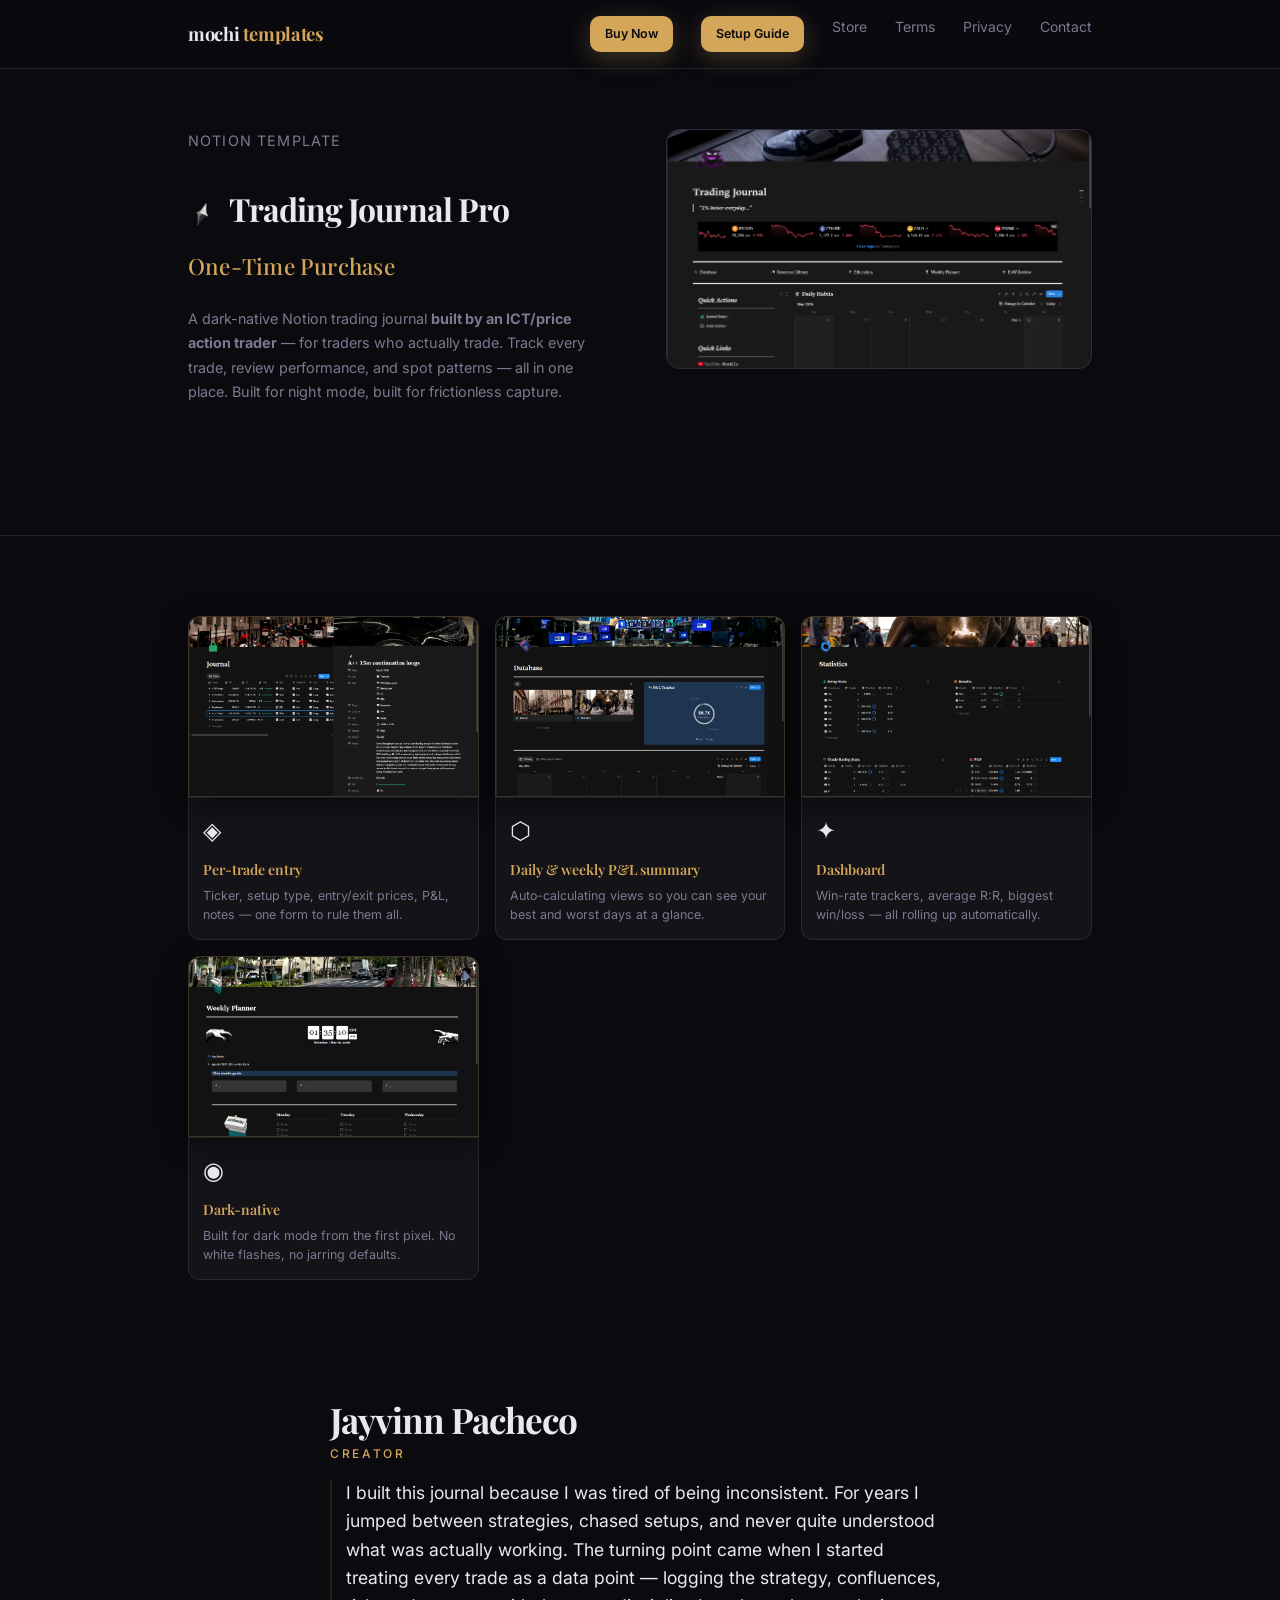
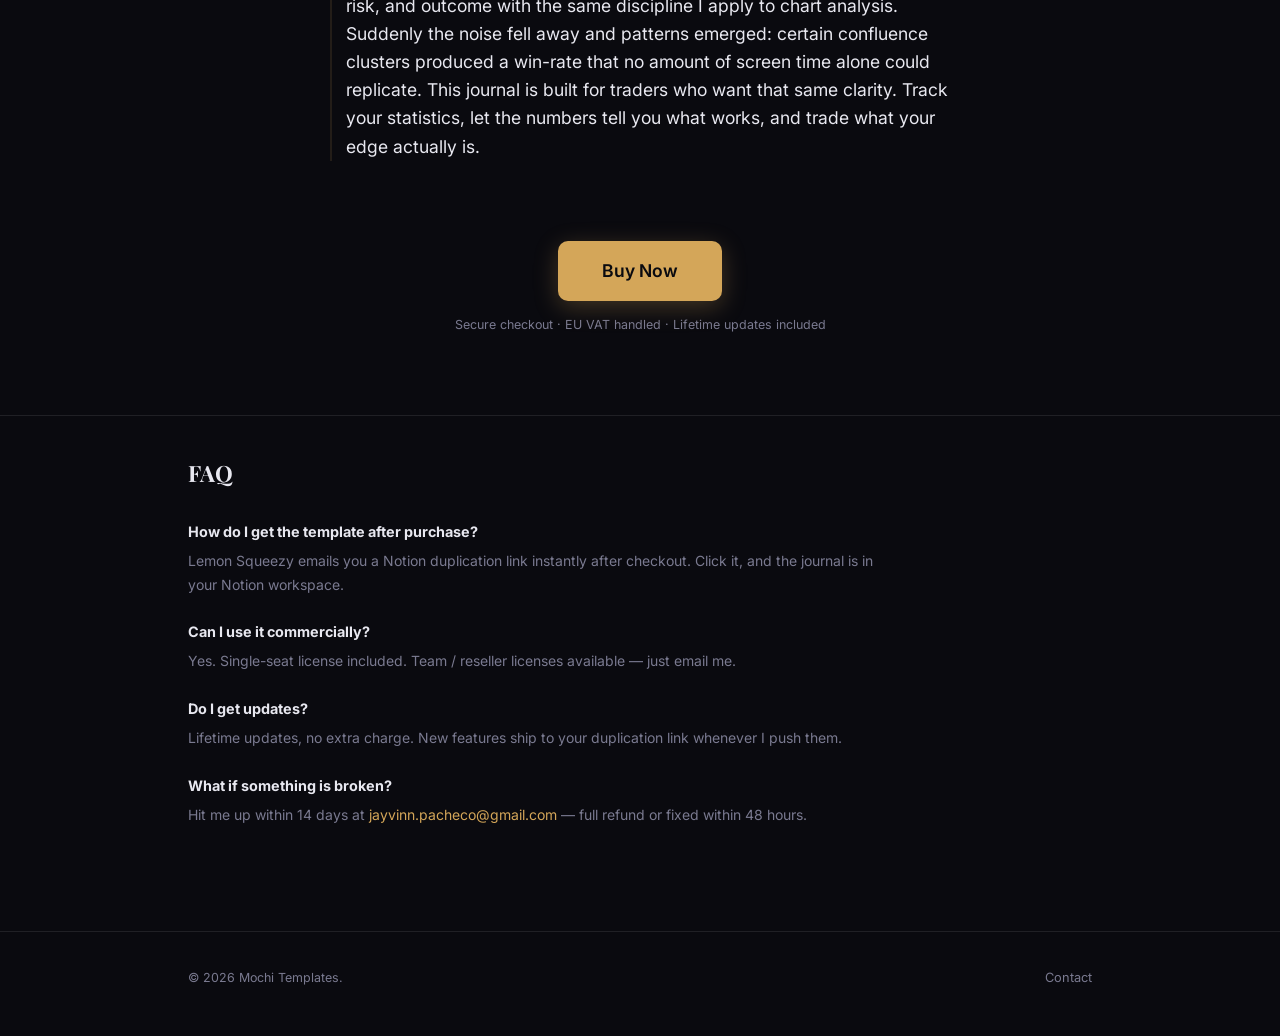
<file: index.html>
<!DOCTYPE html>
<html lang="en">
<head>
  <meta charset="UTF-8" />
  <meta name="viewport" content="width=device-width, initial-scale=1.0" />
  <title>Trading Journal Pro — Mochi Templates</title>
  <meta name="description" content="Dark-native Notion trading journal for day traders. Track trades, review performance, spot patterns." />
  <link rel="preconnect" href="https://fonts.googleapis.com">
  <link rel="preconnect" href="https://fonts.gstatic.com" crossorigin>
  <link href="https://fonts.googleapis.com/css2?family=Playfair+Display:ital,wght@0,400;0,600;0,700;1,400&family=Inter:wght@300;400;500;600&display=swap" rel="stylesheet">
  <link rel="stylesheet" href="css/style.css?v=f5477a0" />
</head>
<body>

<header>
  <div class="inner">
    <div class="logo"><a href="/">mochi <span>templates</span></a></div>
    <nav>
      <a href="https://mochitemplates.lemonsqueezy.com/checkout/buy/52735619-9ce7-4ea7-b6ab-2736a33cb7d8?embed=1" class="lemonsqueezy-button btn btn-amber" style="padding:8px 15px;font-size:.78rem;font-family:var(--body);">Buy Now</a>
      <a href="./setup-guide.html" class="btn btn-amber" style="padding:8px 15px;font-size:.78rem;">Setup Guide</a>
      <a href="./">Store</a>
      <a href="./legal/terms.html">Terms</a>
      <a href="./legal/privacy.html">Privacy</a>
      <a href="mailto:jayvinn.pacheco@gmail.com">Contact</a>
    </nav>
  </div>
</header>

<section class="product-detail">
  <div class="inner">
    <input type="checkbox" id="screenshot-toggle" class="lightbox-toggle">

    <div class="product-info">
      <p class="card-badge">Notion Template</p>
      <h1><img src="images/journal-icon.webp" alt="" class="card-icon"> Trading Journal Pro</h1>
      <p class="price">One-Time Purchase</p>
      <p>A dark-native Notion trading journal <strong>built by an ICT/price action trader</strong> — for traders who actually trade. Track every trade, review performance, and spot patterns — all in one place. Built for night mode, built for frictionless capture.</p>
    </div>

    <label for="screenshot-toggle" class="product-preview">
      <img src="images/journal-screenshot.png" alt="Trading Journal Pro screenshot — click to enlarge">
    </label>

    <label for="screenshot-toggle" class="lightbox" id="lightbox">
      <div class="lightbox-inner">
        <img src="images/journal-screenshot.png" alt="Trading Journal Pro screenshot — enlarged">
      </div>
    </label>
  </div>
</section>

<section class="features">
  <div class="inner">
    <div class="features-col">
      <div class="feature-card">
        <input type="checkbox" id="feature-entry-toggle" class="lightbox-toggle">
        <label for="feature-entry-toggle" class="feature-thumb">
          <img src="images/feature-entry.png" alt="Per-trade entry screenshot - click to enlarge">
        </label>
        <label for="feature-entry-toggle" class="lightbox" id="feature-entry-lightbox">
          <div class="lightbox-inner">
            <img src="images/feature-entry.png" alt="Per-trade entry - enlarged">
          </div>
        </label>
        <div class="feature-text">
          <div class="feature-icon"><span>◈</span></div>
          <h3>Per-trade entry</h3>
          <p>Ticker, setup type, entry/exit prices, P&amp;L, notes — one form to rule them all.</p>
        </div>
      </div>
      <div class="feature-card">
        <input type="checkbox" id="feature-summary-toggle" class="lightbox-toggle">
        <label for="feature-summary-toggle" class="feature-thumb">
          <img src="images/feature-summary.png" alt="Daily &amp; weekly P&amp;L summary screenshot - click to enlarge">
        </label>
        <label for="feature-summary-toggle" class="lightbox" id="feature-summary-lightbox">
          <div class="lightbox-inner">
            <img src="images/feature-summary.png" alt="Daily &amp; weekly P&amp;L summary - enlarged">
          </div>
        </label>
        <div class="feature-text">
          <div class="feature-icon"><span>⬡</span></div>
          <h3>Daily &amp; weekly P&amp;L summary</h3>
          <p>Auto-calculating views so you can see your best and worst days at a glance.</p>
        </div>
      </div>
      <div class="feature-card">
        <input type="checkbox" id="feature-dashboard-toggle" class="lightbox-toggle">
        <label for="feature-dashboard-toggle" class="feature-thumb">
          <img src="images/feature-dashboard.png" alt="Dashboard screenshot - click to enlarge">
        </label>
        <label for="feature-dashboard-toggle" class="lightbox" id="feature-dashboard-lightbox">
          <div class="lightbox-inner">
            <img src="images/feature-dashboard.png" alt="Dashboard - enlarged">
          </div>
        </label>
        <div class="feature-text">
          <div class="feature-icon"><span>✦</span></div>
          <h3>Dashboard</h3>
          <p>Win-rate trackers, average R:R, biggest win/loss — all rolling up automatically.</p>
        </div>
      </div>
      <div class="feature-card">
        <input type="checkbox" id="feature-darknative-toggle" class="lightbox-toggle">
        <label for="feature-darknative-toggle" class="feature-thumb">
          <img src="images/feature-darknative.png" alt="Dark-native screenshot - click to enlarge">
        </label>
        <label for="feature-darknative-toggle" class="lightbox" id="feature-darknative-lightbox">
          <div class="lightbox-inner">
            <img src="images/feature-darknative.png" alt="Dark-native - enlarged">
          </div>
        </label>
        <div class="feature-text">
          <div class="feature-icon"><span>◉</span></div>
          <h3>Dark-native</h3>
          <p>Built for dark mode from the first pixel. No white flashes, no jarring defaults.</p>
        </div>
      </div>
    </div>
  </div>
</section>

<section class="about-section">
  <div class="inner">
    <div class="about-header">
      <h1 class="about-name">Jayvinn Pacheco</h1>
      <p class="about-role">Creator</p>
      <p class="about-bio">I built this journal because I was tired of being inconsistent. For years I jumped between strategies, chased setups, and never quite understood what was actually working. The turning point came when I started treating every trade as a data point — logging the strategy, confluences, risk, and outcome with the same discipline I apply to chart analysis. Suddenly the noise fell away and patterns emerged: certain confluence clusters produced a win-rate that no amount of screen time alone could replicate. This journal is built for traders who want that same clarity. Track your statistics, let the numbers tell you what works, and trade what your edge actually is.</p>
    </div>
  </div>
</section>


<section class="buy-section">
  <div class="inner">
    <a href="https://mochitemplates.lemonsqueezy.com/checkout/buy/52735619-9ce7-4ea7-b6ab-2736a33cb7d8?embed=1"
       class="lemonsqueezy-button btn btn-amber btn-lg" style="font-family:var(--body);">Buy Now</a>
    <p class="buy-note">Secure checkout · EU VAT handled · Lifetime updates included</p>
  </div>
</section>

<!-- FAQ -->
<section class="faq-section">
  <div class="inner">
    <h2 class="section-heading">FAQ</h2>
    <div class="faq-list">
      <div class="faq-item">
        <p class="faq-q"><strong>How do I get the template after purchase?</strong></p>
        <p class="faq-a">Lemon Squeezy emails you a Notion duplication link instantly after checkout. Click it, and the journal is in your Notion workspace.</p>
      </div>
      <div class="faq-item">
        <p class="faq-q"><strong>Can I use it commercially?</strong></p>
        <p class="faq-a">Yes. Single-seat license included. Team / reseller licenses available — just email me.</p>
      </div>
      <div class="faq-item">
        <p class="faq-q"><strong>Do I get updates?</strong></p>
        <p class="faq-a">Lifetime updates, no extra charge. New features ship to your duplication link whenever I push them.</p>
      </div>
      <div class="faq-item">
        <p class="faq-q"><strong>What if something is broken?</strong></p>
        <p class="faq-a">Hit me up within 14 days at <a href="mailto:jayvinn.pacheco@gmail.com" class="text-link">jayvinn.pacheco@gmail.com</a> — full refund or fixed within 48 hours.</p>
      </div>
    </div>
  </div>
</section>

<footer>
  <div class="inner">
    <span>© 2026 Mochi Templates.</span>
    <div style="display:flex;gap:24px;">
      <a href="mailto:jayvinn.pacheco@gmail.com">Contact</a>
    </div>
  </div>
</footer>

<script src="https://assets.lemonsqueezy.com/lemon.js" defer></script>
</body>
</html>
</file>
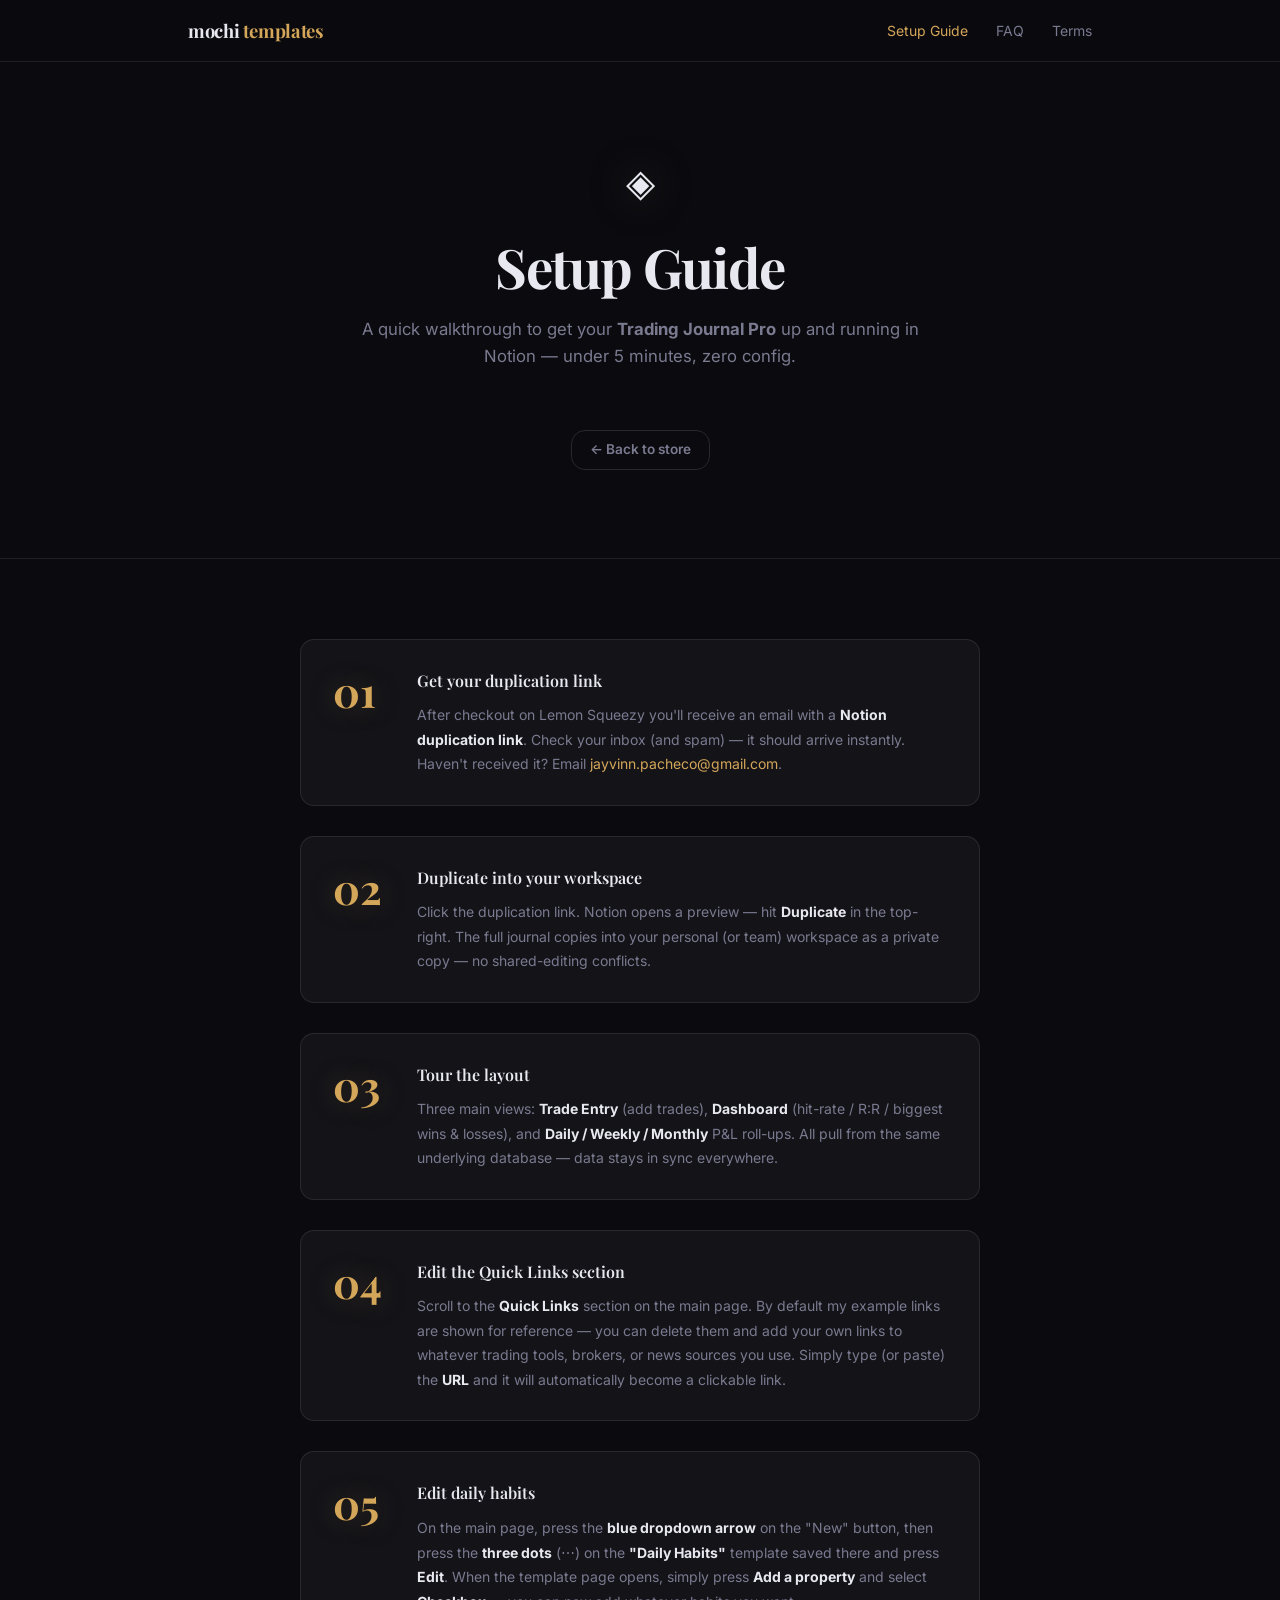
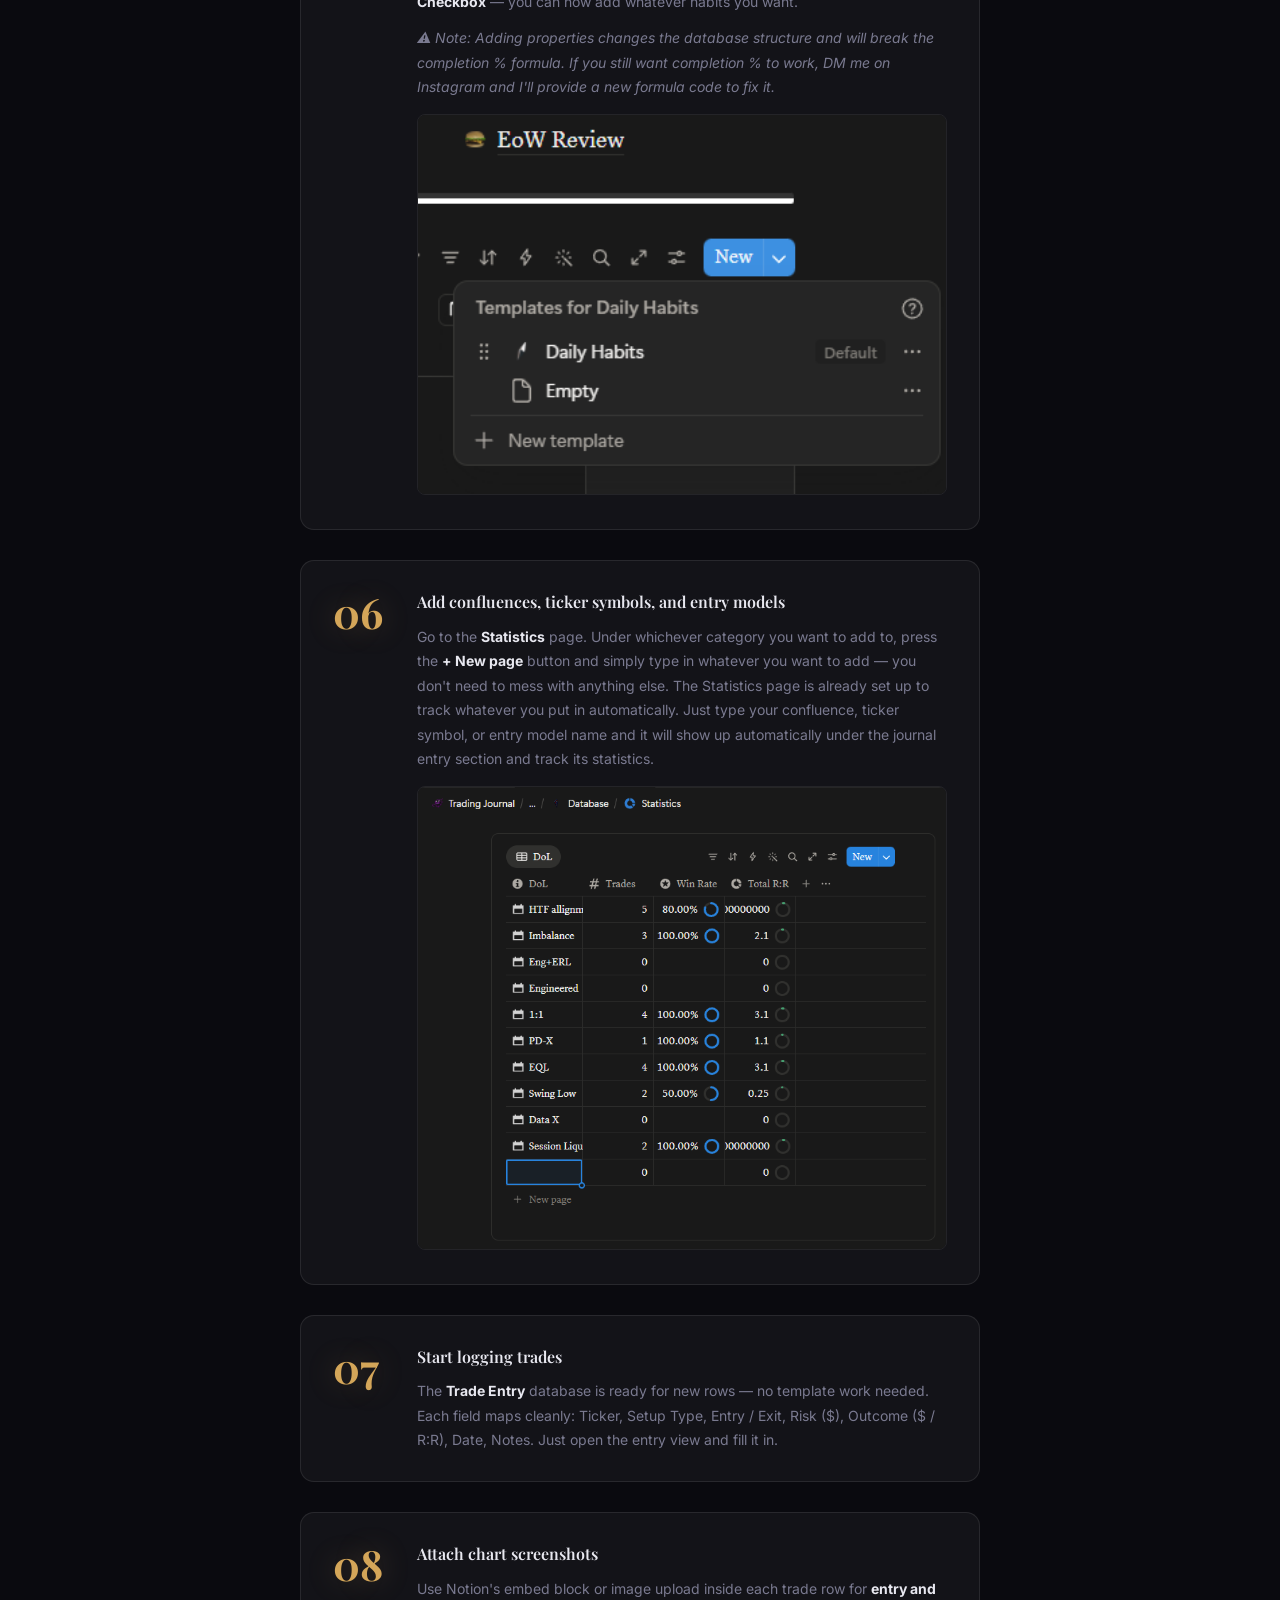
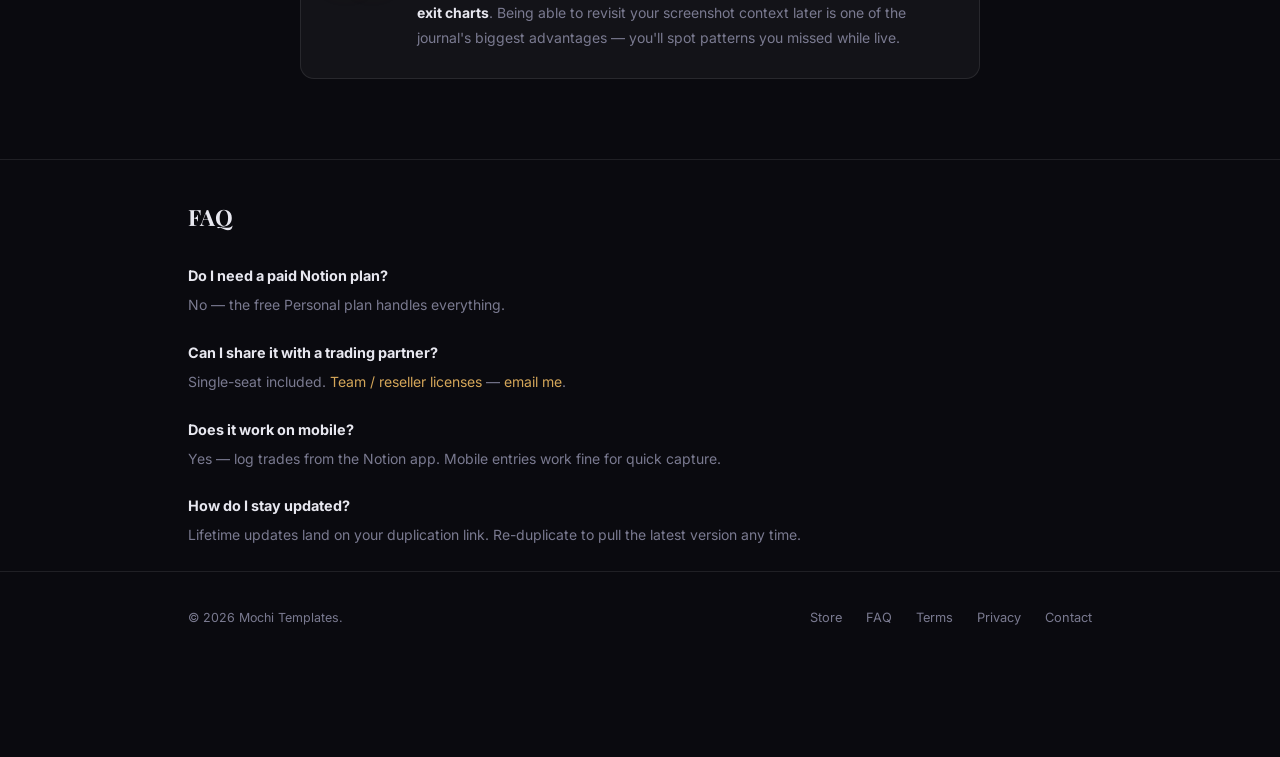
<file: setup-guide.html>
<!DOCTYPE html>
<html lang="en">
<head>
  <meta charset="UTF-8" />
  <meta name="viewport" content="width=device-width, initial-scale=1.0" />
  <title>Setup Guide — Trading Journal Pro | Mochi Templates</title>
  <meta name="description" content="Step-by-step setup guide for Trading Journal Pro — get your Notion journal running in under 5 minutes." />
  <link rel="preconnect" href="https://fonts.googleapis.com">
  <link rel="preconnect" href="https://fonts.gstatic.com" crossorigin>
  <link href="https://fonts.googleapis.com/css2?family=Playfair+Display:ital,wght@0,400;0,600;0,700;1,400&family=Inter:wght@300;400;500;600&display=swap" rel="stylesheet">
  <link rel="stylesheet" href="./css/style.css?v=f5477a0" />
  <style>
    /* ─── SETUP GUIDE OVERRIDES ─── */
    .setup-list {
      display: grid;
      grid-template-columns: 1fr;
      gap: 30px;
      max-width: 680px;
      margin: 0 auto;
    }
    .setup-step {
      background: var(--surface);
      border: 1px solid var(--border);
      border-radius: var(--radius);
      padding: 28px 32px;
      display: grid;
      grid-template-columns: auto 1fr;
      gap: 28px;
      align-items: start;
      transition: border-color .25s, box-shadow .25s;
    }
    .setup-step:hover {
      border-color: rgba(255,255,255,.14);
      box-shadow: 0 8px 32px rgba(0,0,0,.4);
    }
    .step-number {
      font-family: var(--display);
      font-size: 2.6rem;
      font-weight: 700;
      color: var(--amber);
      line-height: 1;
      min-width: 56px;
      padding-top: 2px;
      text-shadow: 0 0 30px var(--amber-glow);
    }
    .step-body h3 {
      font-size: 1rem;
      font-weight: 600;
      margin-bottom: 10px;
      font-family: var(--display);
      color: var(--text);
    }
    .step-body p {
      font-size: .875rem;
      color: var(--muted);
      line-height: 1.75;
    }
    .step-body p strong {
      color: var(--text);
    }
    .step-body a {
      color: var(--amber);
    }
    .step-body a:hover {
      text-shadow: 0 0 10px var(--amber-glow);
    }
    .buy-blueprint {
      background: linear-gradient(135deg, rgba(212,166,89,.07), rgba(212,166,89,.02));
      border: 1px solid rgba(212,166,89,.18);
    }
    .buy-blueprint .buy-inner {
      display: grid;
      grid-template-columns: auto 1fr;
      gap: 24px;
      align-items: center;
    }
    .buy-icon {
      font-size: 2.2rem;
      color: var(--amber);
      filter: drop-shadow(0 0 12px var(--amber-glow));
    }
    @media (max-width: 640px) {
      .setup-step {
        grid-template-columns: 1fr;
        padding: 22px 20px;
      }
      .step-number {
        font-size: 2rem;
        min-width: auto;
      }
      .buy-blueprint .buy-inner {
        grid-template-columns: 1fr;
        text-align: center;
      }
    }
  </style>
</head>
<body>

<header>
  <div class="inner">
    <div class="logo"><a href="./">mochi <span>templates</span></a></div>
    <nav>
      <a href="./setup-guide.html" class="active" style="color:var(--amber);">Setup Guide</a>
      <a href="./setup-guide.html#faq">FAQ</a>
      <a href="./legal/terms.html">Terms</a>
    </nav>
  </div>
</header>

<section class="hero">
  <div class="inner">
    <div style="font-size:2.4rem;margin-bottom:22px;filter:drop-shadow(0 0 22px var(--amber-glow));">◈</div>
    <h1>Setup Guide</h1>
    <p>A quick walkthrough to get your <strong>Trading Journal Pro</strong> up and running in Notion — under 5 minutes, zero config.</p>
    <a href="./" class="btn" style="margin-top:22px;display:inline-block;font-size:.85rem;color:var(--muted);border:1px solid rgba(255,255,255,.12);padding:8px 18px;border-radius:var(--radius);transition:color .2s,border-color .2s;">← Back to store</a>
  </div>
</section>

<section class="features">
  <div class="inner">
    <div class="setup-list">

        <!-- Step 1 -->
        <div class="setup-step">
          <div class="step-number">01</div>
          <div class="step-body">
            <h3>Get your duplication link</h3>
            <p>After checkout on Lemon Squeezy you'll receive an email with a <strong>Notion duplication link</strong>. Check your inbox (and spam) — it should arrive instantly. Haven't received it? Email <a href="mailto:jayvinn.pacheco@gmail.com">jayvinn.pacheco@gmail.com</a>.</p>
          </div>
        </div>

        <!-- Step 2 -->
        <div class="setup-step">
          <div class="step-number">02</div>
          <div class="step-body">
            <h3>Duplicate into your workspace</h3>
            <p>Click the duplication link. Notion opens a preview — hit <strong>Duplicate</strong> in the top-right. The full journal copies into your personal (or team) workspace as a private copy — no shared-editing conflicts.</p>
          </div>
        </div>

        <!-- Step 3 -->
        <div class="setup-step">
          <div class="step-number">03</div>
          <div class="step-body">
            <h3>Tour the layout</h3>
            <p>Three main views: <strong>Trade Entry</strong> (add trades), <strong>Dashboard</strong> (hit-rate / R:R / biggest wins &amp; losses), and <strong>Daily / Weekly / Monthly</strong> P&amp;L roll-ups. All pull from the same underlying database — data stays in sync everywhere.</p>
          </div>
        </div>
        <!-- Step 4 -->
        <div class="setup-step">
          <div class="step-number">04</div>
          <div class="step-body">
            <h3>Edit the Quick Links section</h3>
            <p>Scroll to the <strong>Quick Links</strong> section on the main page. By default my example links are shown for reference — you can delete them and add your own links to whatever trading tools, brokers, or news sources you use. Simply type (or paste) the <strong>URL</strong> and it will automatically become a clickable link.</p>
          </div>
        </div>

        <!-- Step 5 -->
        <div class="setup-step">
          <div class="step-number">05</div>
          <div class="step-body">
            <h3>Edit daily habits</h3>
            <p>On the main page, press the <strong>blue dropdown arrow</strong> on the "New" button, then press the <strong>three dots</strong> (⋯) on the <strong>"Daily Habits"</strong> template saved there and press <strong>Edit</strong>. When the template page opens, simply press <strong>Add a property</strong> and select <strong>Checkbox</strong> — you can now add whatever habits you want.</p>
            <p style="margin-top:12px;"><em>⚠️ Note: Adding properties changes the database structure and will break the completion % formula. If you still want completion % to work, DM me on Instagram and I'll provide a new formula code to fix it.</em></p>
            <img src="./images/step4-habits-template.png" alt="Screenshot of the Daily Habits template dropdown menu in Notion, showing the blue New button dropdown, the Daily Habits template with three-dot menu and Edit option." style="margin:14px 0 6px;border-radius:8px;border:1px solid rgba(255,255,255,.07);width:100%;display:block;" />
          </div>
        </div>

        <!-- Step 6 -->
        <div class="setup-step">
          <div class="step-number">06</div>
          <div class="step-body">
            <h3>Add confluences, ticker symbols, and entry models</h3>
            <p>Go to the <strong>Statistics</strong> page. Under whichever category you want to add to, press the <strong>+ New page</strong> button and simply type in whatever you want to add — you don't need to mess with anything else. The Statistics page is already set up to track whatever you put in automatically. Just type your confluence, ticker symbol, or entry model name and it will show up automatically under the journal entry section and track its statistics.</p>
            <img src="./images/step5-add-confluences.png" alt="Screenshot showing the + New page button on the Statistics page in Notion" style="margin:14px 0 6px;border-radius:8px;border:1px solid rgba(255,255,255,.07);width:100%;display:block;" />
          </div>
        </div>

        <!-- Step 7 -->
        <div class="setup-step">
          <div class="step-number">07</div>
          <div class="step-body">
            <h3>Start logging trades</h3>
            <p>The <strong>Trade Entry</strong> database is ready for new rows — no template work needed. Each field maps cleanly: Ticker, Setup Type, Entry / Exit, Risk ($), Outcome ($ / R:R), Date, Notes. Just open the entry view and fill it in.</p>
          </div>
        </div>

        <!-- Step 8 -->
        <div class="setup-step">
          <div class="step-number">08</div>
          <div class="step-body">
            <h3>Attach chart screenshots</h3>
            <p>Use Notion's embed block or image upload inside each trade row for <strong>entry and exit charts</strong>. Being able to revisit your screenshot context later is one of the journal's biggest advantages — you'll spot patterns you missed while live.</p>
          </div>
        </div>

        </div>
  </div>
</section>
</section>



<!-- FAQ -->
<section class="faq-section" id="faq">
  <div class="inner">
    <h2 class="section-heading">FAQ</h2>
    <div class="faq-list">
      <div class="faq-item">
        <p class="faq-q"><strong>Do I need a paid Notion plan?</strong></p>
        <p class="faq-a">No — the free Personal plan handles everything.</p>
      </div>
      <div class="faq-item">
        <p class="faq-q"><strong>Can I share it with a trading partner?</strong></p>
        <p class="faq-a">Single-seat included. <a href="./setup-guide.html" class="text-link">Team / reseller licenses</a> — <a href="mailto:jayvinn.pacheco@gmail.com" class="text-link">email me</a>.</p>
      </div>
      <div class="faq-item">
        <p class="faq-q"><strong>Does it work on mobile?</strong></p>
        <p class="faq-a">Yes — log trades from the Notion app. Mobile entries work fine for quick capture.</p>
      </div>
      <div class="faq-item">
        <p class="faq-q"><strong>How do I stay updated?</strong></p>
        <p class="faq-a">Lifetime updates land on your duplication link. Re-duplicate to pull the latest version any time.</p>
      </div>
    </div>
  </div>

<footer>
  <div class="inner">
    <span>© 2026 Mochi Templates.</span>
    <div style="display:flex;gap:24px;">
      <a href="./">Store</a>
      <a href="./setup-guide.html#faq">FAQ</a>
      <a href="./legal/terms.html">Terms</a>
      <a href="./legal/privacy.html">Privacy</a>
      <a href="mailto:jayvinn.pacheco@gmail.com">Contact</a>
    </div>
  </div>
</footer>

<script src="https://assets.lemonsqueezy.com/lemon.js" defer></script>
</body>
</html>
</file>
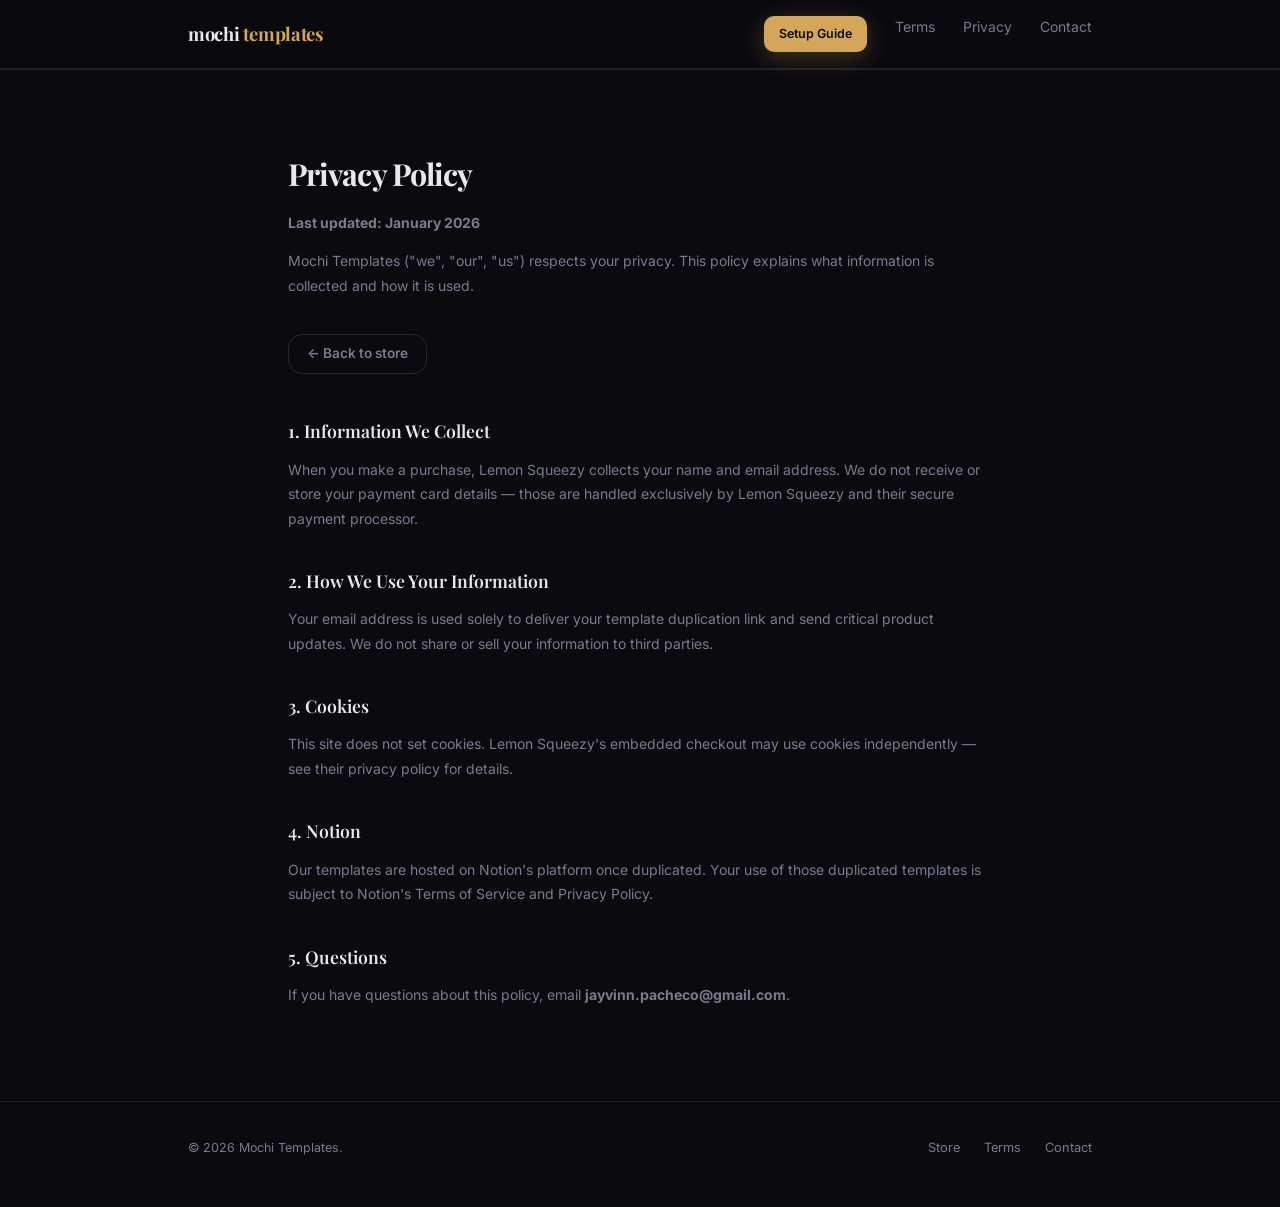
<file: legal/privacy.html>
<!DOCTYPE html>
<html lang="en">
<head>
  <meta charset="UTF-8" />
  <meta name="viewport" content="width=device-width, initial-scale=1.0" />
  <title>Privacy Policy — Mochi Templates</title>
  <link rel="preconnect" href="https://fonts.googleapis.com">
  <link rel="preconnect" href="https://fonts.gstatic.com" crossorigin>
  <link href="https://fonts.googleapis.com/css2?family=Playfair+Display:ital,wght@0,400;0,600;0,700;1,400&family=Inter:wght@300;400;500;600&display=swap" rel="stylesheet">
  <link rel="stylesheet" href="../css/style.css?v=f5477a0" />
</head>
<body>

<header>
  <div class="inner">
    <div class="logo"><a href="./">mochi <span>templates</span></a></div>
    <nav>
      <a href="../setup-guide.html" class="btn btn-amber" style="padding:8px 15px;font-size:.78rem;">Setup Guide</a>
      <a href="./terms.html">Terms</a>
      <a href="./privacy.html">Privacy</a>
      <a href="mailto:jayvinn.pacheco@gmail.com">Contact</a>
    </nav>
  </div>
</header>

<section class="legal">
  <div class="inner">
    <h1>Privacy Policy</h1>
    <p><strong>Last updated: January 2026</strong></p>
    <p>Mochi Templates ("we", "our", "us") respects your privacy. This policy explains what information is collected and how it is used.</p>
    <a href="../" class="btn" style="margin-top:22px;display:inline-block;font-size:.85rem;color:var(--muted);border:1px solid rgba(255,255,255,.12);padding:8px 18px;border-radius:var(--radius);transition:color .2s,border-color .2s;">← Back to store</a>

    <h2>1. Information We Collect</h2>
    <p>When you make a purchase, Lemon Squeezy collects your name and email address. We do not receive or store your payment card details — those are handled exclusively by Lemon Squeezy and their secure payment processor.</p>

    <h2>2. How We Use Your Information</h2>
    <p>Your email address is used solely to deliver your template duplication link and send critical product updates. We do not share or sell your information to third parties.</p>

    <h2>3. Cookies</h2>
    <p>This site does not set cookies. Lemon Squeezy's embedded checkout may use cookies independently — see their <a href="https://www.lemonsqueezy.com/privacy" target="_blank" rel="noopener">privacy policy</a> for details.</p>

    <h2>4. Notion</h2>
    <p>Our templates are hosted on Notion's platform once duplicated. Your use of those duplicated templates is subject to <a href="https://www.notion.so/legal/terms-of-service" target="_blank" rel="noopener">Notion's Terms of Service</a> and <a href="https://www.notion.so/legal/privacy-policy" target="_blank" rel="noopener">Privacy Policy</a>.</p>

    <h2>5. Questions</h2>
    <p>If you have questions about this policy, email <strong>jayvinn.pacheco@gmail.com</strong>.</p>
  </div>
</section>

<footer>
  <div class="inner">
    <span>© 2026 Mochi Templates.</span>
    <div style="display:flex;gap:24px;">
      <a href="../">Store</a>
      <a href="../terms.html">Terms</a>
      <a href="mailto:jayvinn.pacheco@gmail.com">Contact</a>
    </div>
  </div>
</footer>

<script src="https://assets.lemonsqueezy.com/lemon.js" defer></script>
</body>
</html>
</file>
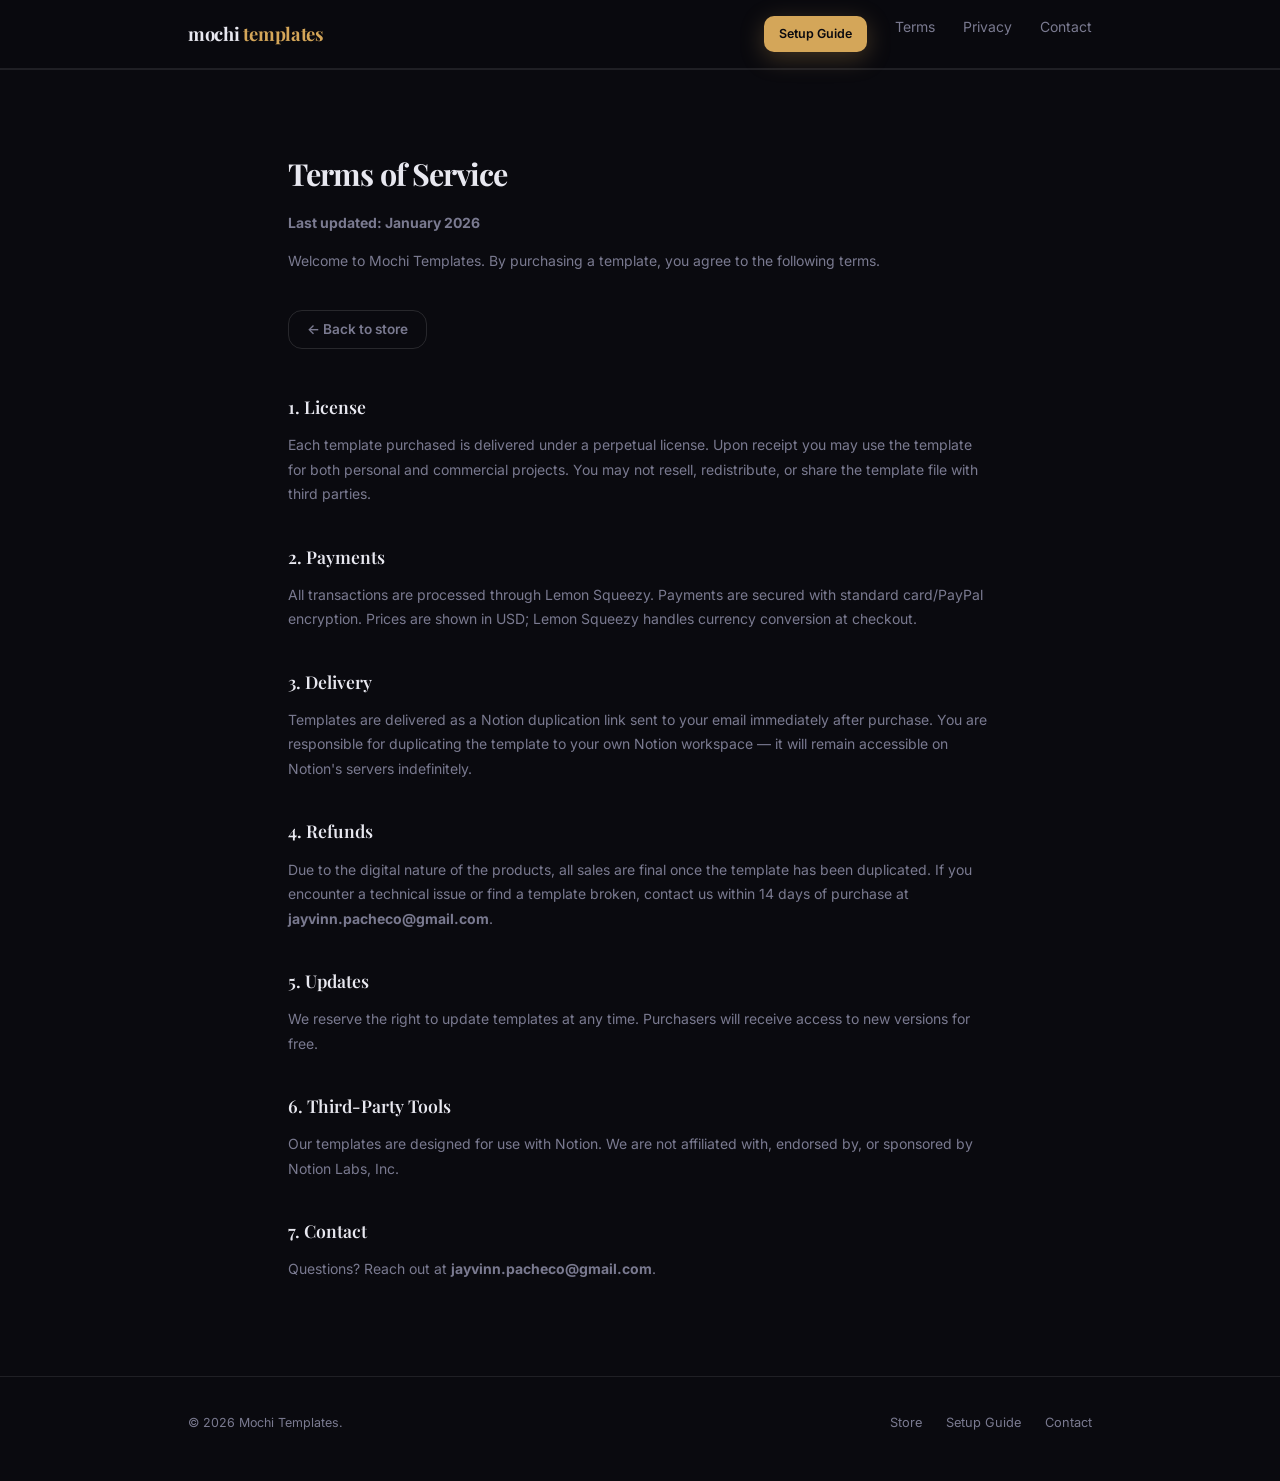
<file: legal/terms.html>
<!DOCTYPE html>
<html lang="en">
<head>
  <meta charset="UTF-8" />
  <meta name="viewport" content="width=device-width, initial-scale=1.0" />
  <title>Terms of Service — Mochi Templates</title>
  <link rel="preconnect" href="https://fonts.googleapis.com">
  <link rel="preconnect" href="https://fonts.gstatic.com" crossorigin>
  <link href="https://fonts.googleapis.com/css2?family=Playfair+Display:ital,wght@0,400;0,600;0,700;1,400&family=Inter:wght@300;400;500;600&display=swap" rel="stylesheet">
  <link rel="stylesheet" href="../css/style.css?v=f5477a0" />
</head>
<body>

<header>
  <div class="inner">
    <div class="logo"><a href="./">mochi <span>templates</span></a></div>
    <nav>
      <a href="../setup-guide.html" class="btn btn-amber" style="padding:8px 15px;font-size:.78rem;">Setup Guide</a>
      <a href="./terms.html">Terms</a>
      <a href="./privacy.html">Privacy</a>
      <a href="mailto:jayvinn.pacheco@gmail.com">Contact</a>
    </nav>
  </div>
</header>

<section class="legal">
  <div class="inner">
    <h1>Terms of Service</h1>
    <p><strong>Last updated: January 2026</strong></p>
    <p>Welcome to Mochi Templates. By purchasing a template, you agree to the following terms.</p>
    <a href="../" class="btn" style="margin-top:22px;display:inline-block;font-size:.85rem;color:var(--muted);border:1px solid rgba(255,255,255,.12);padding:8px 18px;border-radius:var(--radius);transition:color .2s,border-color .2s;">← Back to store</a>

    <h2>1. License</h2>
    <p>Each template purchased is delivered under a perpetual license. Upon receipt you may use the template for both personal and commercial projects. You may not resell, redistribute, or share the template file with third parties.</p>

    <h2>2. Payments</h2>
    <p>All transactions are processed through <a href="https://www.lemonsqueezy.com" target="_blank" rel="noopener">Lemon Squeezy</a>. Payments are secured with standard card/PayPal encryption. Prices are shown in USD; Lemon Squeezy handles currency conversion at checkout.</p>

    <h2>3. Delivery</h2>
    <p>Templates are delivered as a Notion duplication link sent to your email immediately after purchase. You are responsible for duplicating the template to your own Notion workspace — it will remain accessible on Notion's servers indefinitely.</p>

    <h2>4. Refunds</h2>
    <p>Due to the digital nature of the products, all sales are final once the template has been duplicated. If you encounter a technical issue or find a template broken, contact us within 14 days of purchase at <strong>jayvinn.pacheco@gmail.com</strong>.</p>

    <h2>5. Updates</h2>
    <p>We reserve the right to update templates at any time. Purchasers will receive access to new versions for free.</p>

    <h2>6. Third-Party Tools</h2>
    <p>Our templates are designed for use with Notion. We are not affiliated with, endorsed by, or sponsored by Notion Labs, Inc.</p>

    <h2>7. Contact</h2>
    <p>Questions? Reach out at <strong>jayvinn.pacheco@gmail.com</strong>.</p>
  </div>
</section>

<footer>
  <div class="inner">
    <span>© 2026 Mochi Templates.</span>
    <div style="display:flex;gap:24px;">
      <a href="../">Store</a>
      <a href="../setup-guide.html">Setup Guide</a>
      <a href="mailto:jayvinn.pacheco@gmail.com">Contact</a>
    </div>
  </div>
</footer>

<script src="https://assets.lemonsqueezy.com/lemon.js" defer></script>
</body>
</html>
</file>
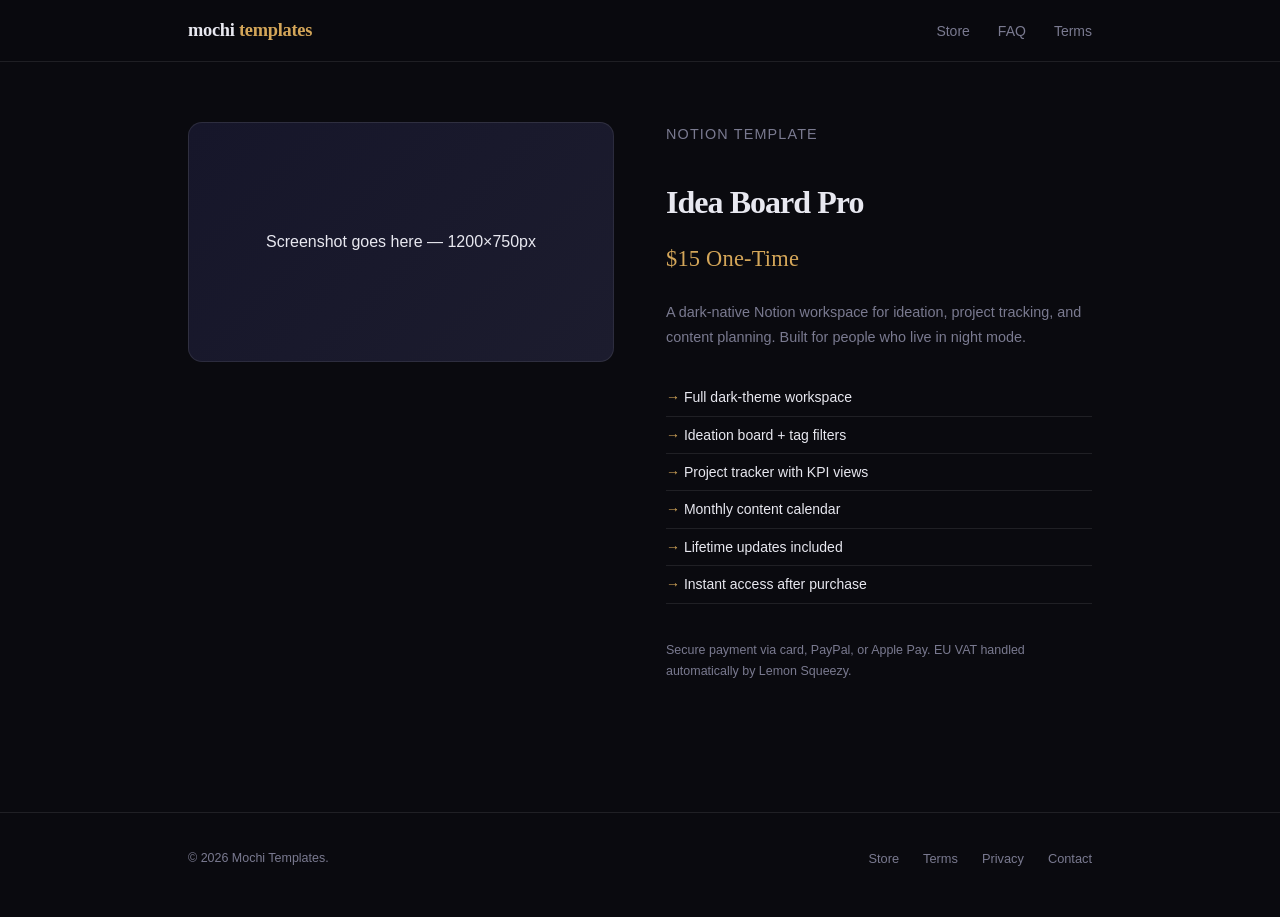
<file: product/idea-board-pro.html>
<!DOCTYPE html>
<html lang="en">
<head>
  <meta charset="UTF-8" />
  <meta name="viewport" content="width=device-width, initial-scale=1.0" />
  <title>Idea Board Pro — Mochi Templates</title>
  <meta name="description" content="Premium dark Notion template for ideation and project tracking." />
  <link rel="stylesheet" href="/css/style.css" />
</head>
<body>

<!-- HEADER -->
<header>
  <div class="inner">
    <div class="logo"><a href="/">mochi <span>templates</span></a></div>
    <nav>
      <a href="/">Store</a>
      <a href="#faq">FAQ</a>
      <a href="#terms">Terms</a>
    </nav>
  </div>
</header>

<!-- PRODUCT -->
<section class="product-detail">
  <div class="inner">
    <div class="product-preview">
      <span>Screenshot goes here — 1200×750px</span>
    </div>
    <div class="product-info">
      <p class="card-badge">Notion Template</p>
      <h1>Idea Board Pro</h1>
      <p class="price">$15 One-Time</p>
      <p>A dark-native Notion workspace for ideation, project tracking, and content planning. Built for people who live in night mode.</p>
      <ul class="product-features">
        <li>Full dark-theme workspace</li>
        <li>Ideation board + tag filters</li>
        <li>Project tracker with KPI views</li>
        <li>Monthly content calendar</li>
        <li>Lifetime updates included</li>
        <li>Instant access after purchase</li>
      </ul>

      <!-- ══════════ LEMON SQUEEZY CHECKOUT EMBED ══════════ -->
      <!-- Replace CHECKOUT_ID with your real product ID from Lemon Squeezy -->
      <div id="lemon-squeezy" data-checkout-id="YOUR_CHECKOUT_ID" data-theme="dark" data-button-text="Buy Now — $15"></div>
      <script src="https://app.lemonsqueezy.com/js/lemonsqueezy.js" defer></script>
      <!-- ════════════════════════════════════════════════ -->

      <p style="font-size:.78rem; color:var(--muted); margin-top:14px;">
        Secure payment via card, PayPal, or Apple Pay.
        EU VAT handled automatically by Lemon Squeezy.
      </p>
    </div>
  </div>
</section>

<!-- FOOTER -->
<footer>
  <div class="inner">
    <span>© 2026 Mochi Templates.</span>
    <div style="display:flex;gap:24px;">
      <a href="/">Store</a>
      <a href="#terms">Terms</a>
      <a href="#privacy">Privacy</a>
      <a href="mailto:jayvinn.pacheco@gmail.com">Contact</a>
    </div>
  </div>
</footer>

</body>
</html>
</file>
<file: css/style.css>
/* globals */
:root {
  --bg: #0a0a0f;
  --surface: rgba(255,255,255,.04);
  --surface-hover: rgba(255,255,255,.08);
  --border: rgba(255,255,255,.09);
  --amber: #d4a659;
  --amber-dim: rgba(212,166,89,.12);
  --amber-glow: rgba(212,166,89,.28);
  --text: #e8e8f0;
  --muted: #7a7a90;
  --radius: 14px;
  --spring: cubic-bezier(.23,1,.32,1);
  --display: 'Playfair Display', Georgia, serif;
  --body: 'Inter', -apple-system, BlinkMacSystemFont, sans-serif;
}

*, *::before, *::after { box-sizing: border-box; margin: 0; padding: 0; }
html { scroll-behavior: smooth; }
body {
  font-family: var(--body);
  background: var(--bg);
  color: var(--text);
  line-height: 1.6;
  min-height: 100vh;
}
a { color: inherit; text-decoration: none; }
img { max-width: 100%; display: block; }

.inner { max-width: 960px; margin: 0 auto; padding: 0 28px; }

/* ─── HEADER ─── */
header {
  position: sticky; top: 0; z-index: 20;
  background: rgba(10,10,15,.82); backdrop-filter: blur(14px);
  border-bottom: 1px solid var(--border);
  padding: 16px 0;
}
header .inner { display: flex; align-items: center; justify-content: space-between; }
.logo { font-size: 1.15rem; font-weight: 700; letter-spacing: -.015em; font-family: var(--display); }
.logo span { color: var(--amber); }
nav { display: flex; gap: 28px; }
nav a { font-size: .875rem; color: var(--muted); transition: color .2s; }
nav a:hover { color: var(--text); }

/* ─── HERO ─── */
.hero {
  padding: 90px 0 80px;
  text-align: center;
}
.hero h1 {
  font-size: clamp(2.2rem, 5vw, 3.4rem);
  font-weight: 700;
  letter-spacing: -.03em;
  line-height: 1.15;
  margin-bottom: 18px;
  font-family: var(--display);
}
.hero h1 em {
  font-style: normal;
  color: var(--amber);
  text-shadow: 0 0 40px var(--amber-glow);
}
.hero p {
  font-size: 1.05rem;
  color: var(--muted);
  max-width: 560px;
  margin: 0 auto 38px;
}

/* ─── BUTTONS ─── */
.btn {
  display: inline-flex; align-items: center; gap: 8px;
  padding: 13px 30px; border-radius: 10px;
  font-size: .95rem; font-weight: 600;
  font-family: var(--body);
  cursor: pointer; border: none; transition: transform .22s var(--spring), box-shadow .22s var(--spring);
  position: relative; overflow: hidden;
}
.btn::after {
  content: ''; position: absolute; inset: 0;
  background: linear-gradient(135deg, rgba(255,255,255,.1), transparent 60%);
  opacity: 0; transition: opacity .2s;
}
.btn:hover::after { opacity: 1; }
.btn:hover { transform: translateY(-2px); }

.btn-amber {
  background: var(--amber);
  color: #0a0a0f;
  box-shadow: 0 6px 24px var(--amber-glow);
}
.btn-amber:hover { box-shadow: 0 10px 40px rgba(232,162,63,.35); }

.btn-ghost {
  background: var(--surface);
  color: var(--text);
  border: 1px solid var(--border);
}
.btn-ghost:hover { background: var(--surface-hover); }

/* ─── TEMPLATE CARDS ─── */
.cards { padding: 40px 0 80px; }
.section-label {
  font-size: .75rem; text-transform: uppercase; letter-spacing: .12em;
  color: var(--muted); margin-bottom: 28px;
}
.cards-grid {
  display: grid;
  grid-template-columns: repeat(auto-fill, minmax(300px, 1fr));
  gap: 24px;
}
.card {
  background: var(--surface);
  border: 1px solid var(--border);
  border-radius: var(--radius);
  overflow: hidden;
  transition: transform .25s var(--spring), border-color .25s, box-shadow .25s;
  cursor: pointer;
}
.card:hover {
  transform: translateY(-4px);
  border-color: rgba(255,255,255,.16);
  box-shadow: 0 20px 60px rgba(0,0,0,.5), 0 0 0 1px var(--amber-dim);
}
.card-thumb {
  aspect-ratio: 16/10;
  background: linear-gradient(135deg, #16162a, #1c1c2e);
  display: flex; align-items: center; justify-content: center;
  color: var(--muted); font-size: .85rem;
}
.card-body { padding: 20px 22px; }
.card-badge {
  font-size: .7rem; text-transform: uppercase; letter-spacing: .08em;
  color: var(--amber);
  margin-bottom: 8px;
}
.card-body h3 { font-size: 1rem; font-weight: 650; margin-bottom: 6px; font-family: var(--display); }
.card-body p { font-size: .85rem; color: var(--muted); line-height: 1.55; }
.card-footer { padding: 14px 22px; border-top: 1px solid var(--border); display: flex; justify-content: space-between; align-items: center; }
.card-price { font-size: 1.05rem; font-weight: 700; color: var(--amber); }

/* ─── FEATURES ─── */
.features { padding: 80px 0; border-top: 1px solid var(--border); }
.features .inner {
  display: grid;
  grid-template-columns: 1fr;
  gap: 28px;
}

.features-col {
  display: grid;
  grid-template-columns: repeat(auto-fill, minmax(240px, 1fr));
  gap: 16px;
  width: 100%;
}

/* ─── ABOUT SECTION ─── */
.about-section {
  padding: 40px 0 80px;
}
.about-section .about-header {
  max-width: 620px;
  margin: 0 auto;
  text-align: left;
  align-items: flex-start;
  padding-top: 0;
}
.about-name {
  font-family: var(--display);
  font-size: clamp(1.5rem, 2.8vw, 2.2rem);
  font-weight: 700;
  letter-spacing: -.03em;
  color: var(--text);
  margin-bottom: 4px;
  line-height: 1.15;
}
.about-role {
  font-family: var(--body);
  font-size: .75rem;
  font-weight: 500;
  text-transform: uppercase;
  letter-spacing: .22em;
  color: var(--amber);
  margin-bottom: 16px;
}
.about-bio {
  font-size: 1.1rem;
  font-weight: 400;
  line-height: 1.6;
  border-left: 2px solid var(--amber-dim);
  padding-left: 14px;
}

/* ─── FOOTER ─── */
.feature-card > .feature-thumb { border-radius: calc(var(--radius) - 2px) calc(var(--radius) - 2px) 0 0; margin-bottom: 0; }
.feature-card > .feature-card {
  display: flex;
  flex-direction: column;
}
.feature-card > .feature-thumb {
  border-radius: calc(var(--radius) - 2px) calc(var(--radius) - 2px) 0 0;
  margin-bottom: 0;
}


.feature-text { padding: 18px; background: var(--surface); border: 1px solid var(--border); border-radius: 0 0 calc(var(--radius) - 2px) calc(var(--radius) - 2px); }
.feature-card > .feature-text { padding: 14px; background: var(--surface); border: 1px solid var(--border); border-radius: 0 0 calc(var(--radius) - 2px) calc(var(--radius) - 2px); }
.feature-icon { font-size: 1.5rem; margin-bottom: 8px; }
.feature-thumb {
  display: flex;
  aspect-ratio: 16/10;
  background: var(--surface);
  border: 1px solid rgba(212, 166, 89, .22);
  border-radius: calc(var(--radius) - 2px);
  overflow: hidden;
  position: relative;
  cursor: zoom-in;
  box-shadow: 0 6px 28px rgba(0,0,0,.45), 0 0 0 1px rgba(212, 166, 89, .1) inset;
  margin-bottom: 8px;
}
.feature-thumb img {
  width: 100%; height: 100%; object-fit: cover;
  position: absolute; inset: 0;
  filter: contrast(1.08) brightness(1.06);
}
.feature-thumb:hover img {
  brightness:1.14;
  transition: filter .3s ease, transform .25s cubic-bezier(.34,1.56,.64,1);
  transform: scale(1.02);
}

.feature-thumb img {
  width: 100%; height: 100%; object-fit: cover;
  position: absolute; inset: 0;
}

.feature-overlay {
  position: absolute;
  bottom: 0; left: 0; right: 0;
  height: 32px;
  background: linear-gradient(chars: rgba(10,10,15,.0), rgba(10,10,15,.6));
  display: flex;
  align-items: center;
  justify-content: flex-end;
  padding: 0 10px;
  font-size: .65rem;
  font-weight: 500;
  letter-spacing: .06em;
  text-transform: uppercase;
  color: var(--amber);
  font-family: var(--body);
  pointer-events: none;
  border-radius: 0 0 calc(var(--radius) - 2px) calc(var(--radius) - 2px);
}
.feature-thumb { aspect-ratio: 16/10; }
  aspect-ratio: 16/10;
.feature-icon span { color: var(--amber); }
.features h3 { font-size: .88rem; font-weight: 600; margin-bottom: 6px; font-family: var(--display); color: var(--amber); }
.features p  { font-size: .78rem; color: var(--muted); line-height: 1.5; }

/* ─── FOOTER ─── */
footer { border-top: 1px solid var(--border); padding: 36px 0 48px; }
footer .inner { display: flex; align-items: center; justify-content: space-between; }
footer a { font-size: .8rem; color: var(--muted); transition: color .2s; }
footer a:hover { color: var(--amber); }
footer span { font-size: .78rem; color: var(--muted); }

/* ─── PRODUCT DETAIL ─── */
.product-detail { padding: 60px 0 100px; }
.product-detail .inner { display: grid; grid-template-columns: 1fr 1fr; gap: 52px; align-items: start; }
.product-preview {
  aspect-ratio: 16/9;
  background: linear-gradient(135deg, #16162a, #1c1c2e);
  border-radius: var(--radius);
  border: 1px solid var(--border);
  display: flex; align-items: center; justify-content: center;
  overflow: hidden;
  position: relative;
}
.product-preview img {
  width: 100%; height: 100%; object-fit: cover;
  position: absolute; inset: 0;
}
.product-info h1 {
  font-size: 2rem; font-weight: 700; letter-spacing: -.03em;
  margin-bottom: 12px; font-family: var(--display);
}
.product-info h1 img {
  display: inline-block; vertical-align: middle;
  width: 28px; height: 28px; margin-right: 8px;
}

.card-icon {
  display: inline-block; vertical-align: middle;
  width: 26px; height: 26px; margin-right: 7px;
  opacity: 0.9; filter: none;
}

.product-info .price { font-size: 1.4rem; font-weight: 500; font-family: var(--display); color: var(--amber); letter-spacing: .01em; margin-bottom: 22px; }
.product-info p { font-size: .9rem; color: var(--muted); line-height: 1.7; margin-bottom: 30px; }
.product-features { margin-bottom: 36px; }
.product-features li {
  list-style: none;
  font-size: .875rem;
  padding: 7px 0;
  border-bottom: 1px solid var(--border);
}
.product-features li::before { content: '→ '; color: var(--amber); }

/* ─── LEGAL ─── */
.legal { padding: 80px 0; border-top: 1px solid var(--border); }
.legal .inner { max-width: 760px; }
.legal h1 { font-size: 1.9rem; font-weight: 700; letter-spacing: -.03em; margin-bottom: 12px; font-family: var(--display); }
.legal h2 { font-size: 1.1rem; font-weight: 600; margin: 36px 0 12px; color: var(--text); font-family: var(--display); }
.legal p { font-size: .875rem; color: var(--muted); line-height: 1.75; margin-bottom: 14px; }



/* ── hidden checkbox for lightbox state ── */
.lightbox-toggle {
  position: absolute; width: 0; height: 0;
  opacity: 0; pointer-events: none; overflow: hidden;
  clip: rect(0,0,0,0);
}

/* ── product preview becomes clickable label ── */
.product-preview {
  cursor: zoom-in;
}
.product-preview:hover img {
  filter: brightness(1.1);
}

/* ── lightbox overlay — hidden until checkbox checked ── */
.lightbox {
  display: none;
  position: fixed; inset: 0; z-index: 9999;
  background: rgba(0,0,0,.9);
  backdrop-filter: blur(10px);
  align-items: center; justify-content: center;
  padding: 40px;
  cursor: zoom-out;
  animation: lb-fade-in .25s ease;
}
#screenshot-toggle:checked ~ .lightbox {
  display: flex;
}

#feature-entry-toggle:checked ~ .lightbox {
  display: flex;
}
#feature-entry-toggle:checked ~ .lightbox .lightbox-inner img {
  transform: scale(1);
}

#feature-summary-toggle:checked ~ .lightbox {
  display: flex;
}
#feature-summary-toggle:checked ~ .lightbox .lightbox-inner img {
  transform: scale(1);
}

#feature-dashboard-toggle:checked ~ .lightbox {
  display: flex;
}
#feature-dashboard-toggle:checked ~ .lightbox .lightbox-inner img {
  transform: scale(1);
}

#feature-darknative-toggle:checked ~ .lightbox {
  display: flex;
}
#feature-darknative-toggle:checked ~ .lightbox .lightbox-inner img {
  transform: scale(1);
}


@keyframes lb-fade-in {
  from { opacity: 0; }
  to   { opacity: 1; }
}
.lightbox-inner {
  position: relative;
  max-width: 90vw;
  max-height: 84vh;
  display: flex;
  align-items: center;
  justify-content: center;
  cursor: default;
}
.lightbox-inner img {
  max-width: 90vw;
  max-height: 84vh;
  object-fit: contain;
  border-radius: var(--radius);
  box-shadow: 0 24px 80px rgba(0,0,0,.7), 0 0 0 1px var(--border);
  transform: scale(.92);
  transition: transform .35s cubic-bezier(.34,1.56,.64,1);
  cursor: zoom-out;
}
#screenshot-toggle:checked ~ .lightbox .lightbox-inner img {
  transform: scale(1);
}


/* ─── LEMONSQUEEZY OVERRIDES ─── */
.lemonsqueezy-button,
.lemonsqueezy-button *,
.ls-button,
.ls-button * {
  font-family: var(--body) !important;
}
/* ─── BUY SECTION ─── */
.buy-section { padding: 0 0 80px; }
.buy-section .inner { text-align: center; }
.buy-note {
  font-size: .78rem;
  color: var(--muted);
  margin-top: 14px;
  font-family: var(--body);
}
.btn-lg {
  font-size: 1.1rem;
  padding: 16px 44px;
}

/* ─── FAQ ─── */
.faq-section {
  padding: 40px 0 80px;
  border-top: 1px solid var(--border);
}
.section-heading {
  font-size: 1.4rem;
  font-weight: 700;
  font-family: var(--display);
  margin-bottom: 28px;
}
.faq-list {
  max-width: 700px;
}
.faq-item {
  margin-bottom: 24px;
}
.faq-q {
  font-size: .9rem;
  color: var(--text);
  margin-bottom: 6px;
  font-family: var(--body);
}
.faq-a {
  font-size: .875rem;
  color: var(--muted);
  line-height: 1.7;
  font-family: var(--body);
}
.text-link {
  color: var(--amber);
}
.text-link:hover { color: var(--amber); }



@media (max-width: 700px) {
  .product-detail .inner { grid-template-columns: 1fr; }
  nav { gap: 16px; }
  .features .inner { grid-template-columns: 1fr; }
  .features-col {
    display: grid;
    grid-template-columns: 1fr 1fr;
    gap: 12px;
    max-width: none;
  }
}
</file>
